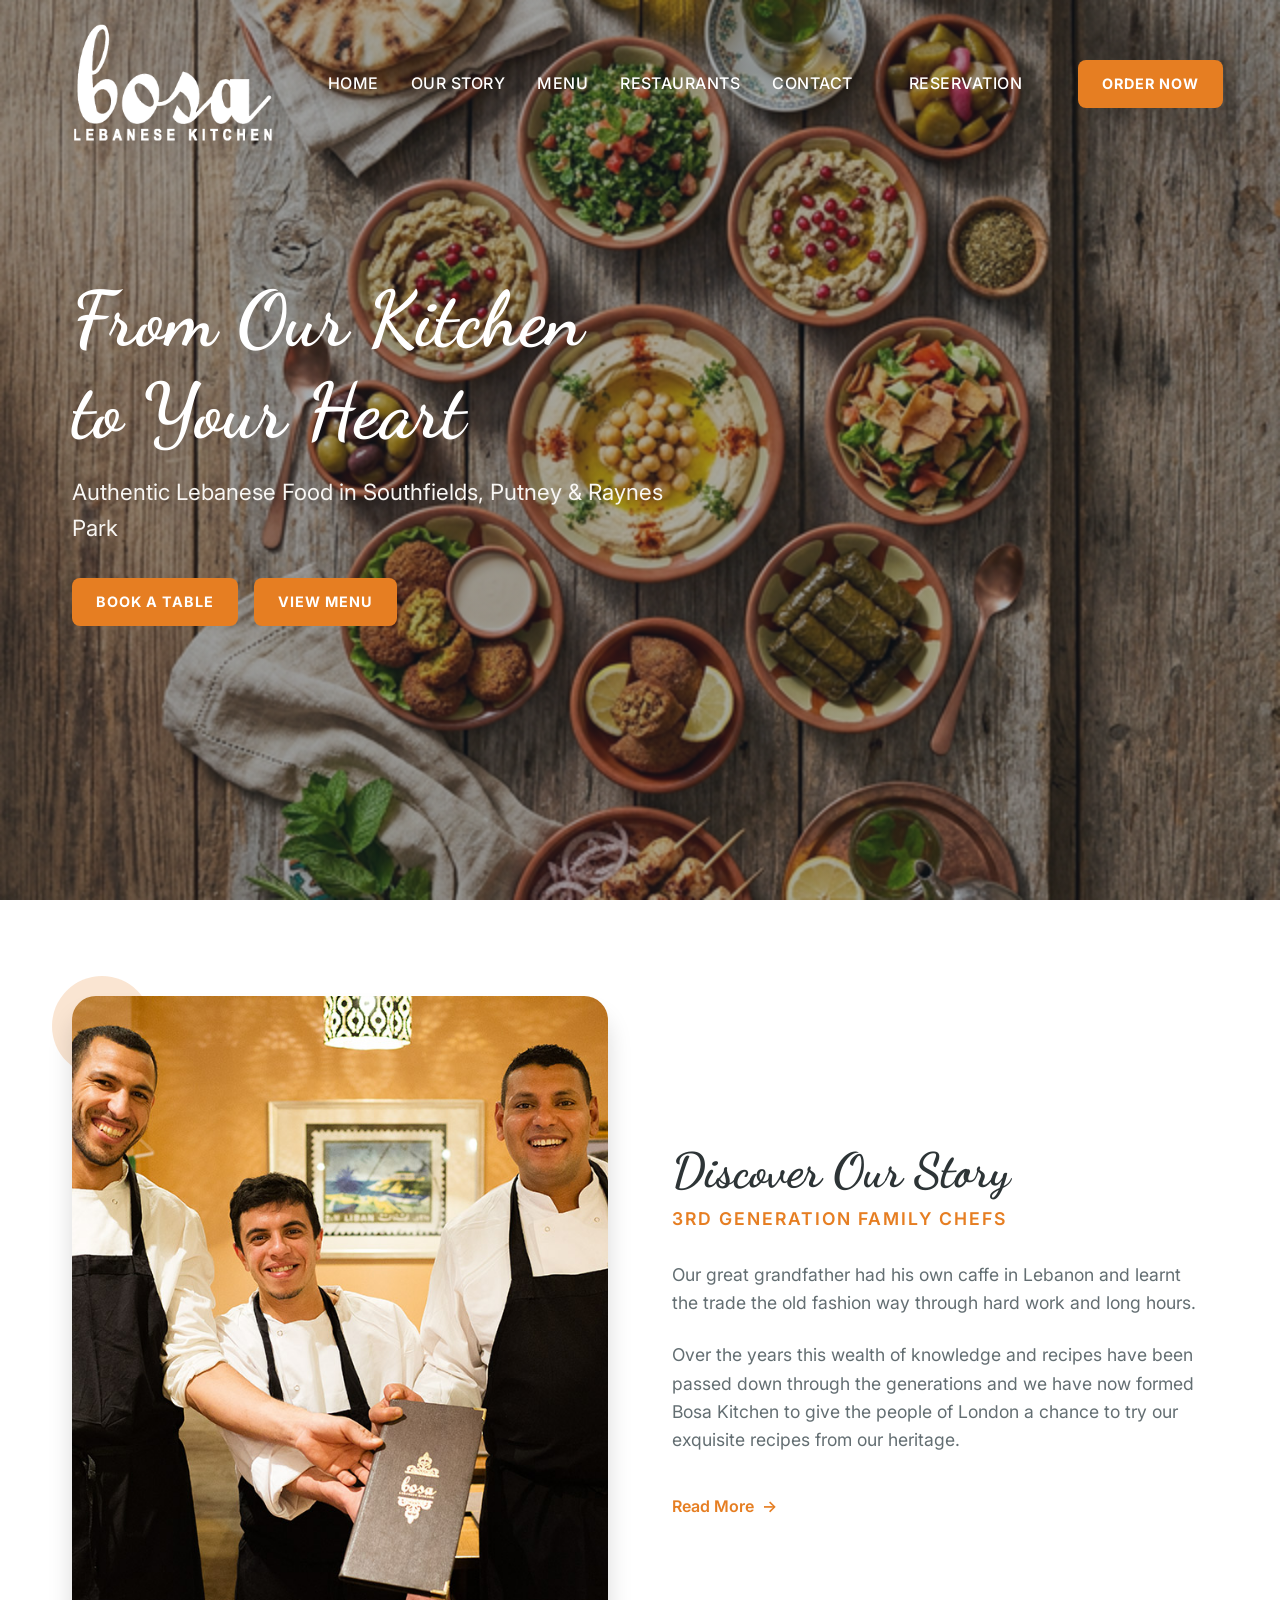
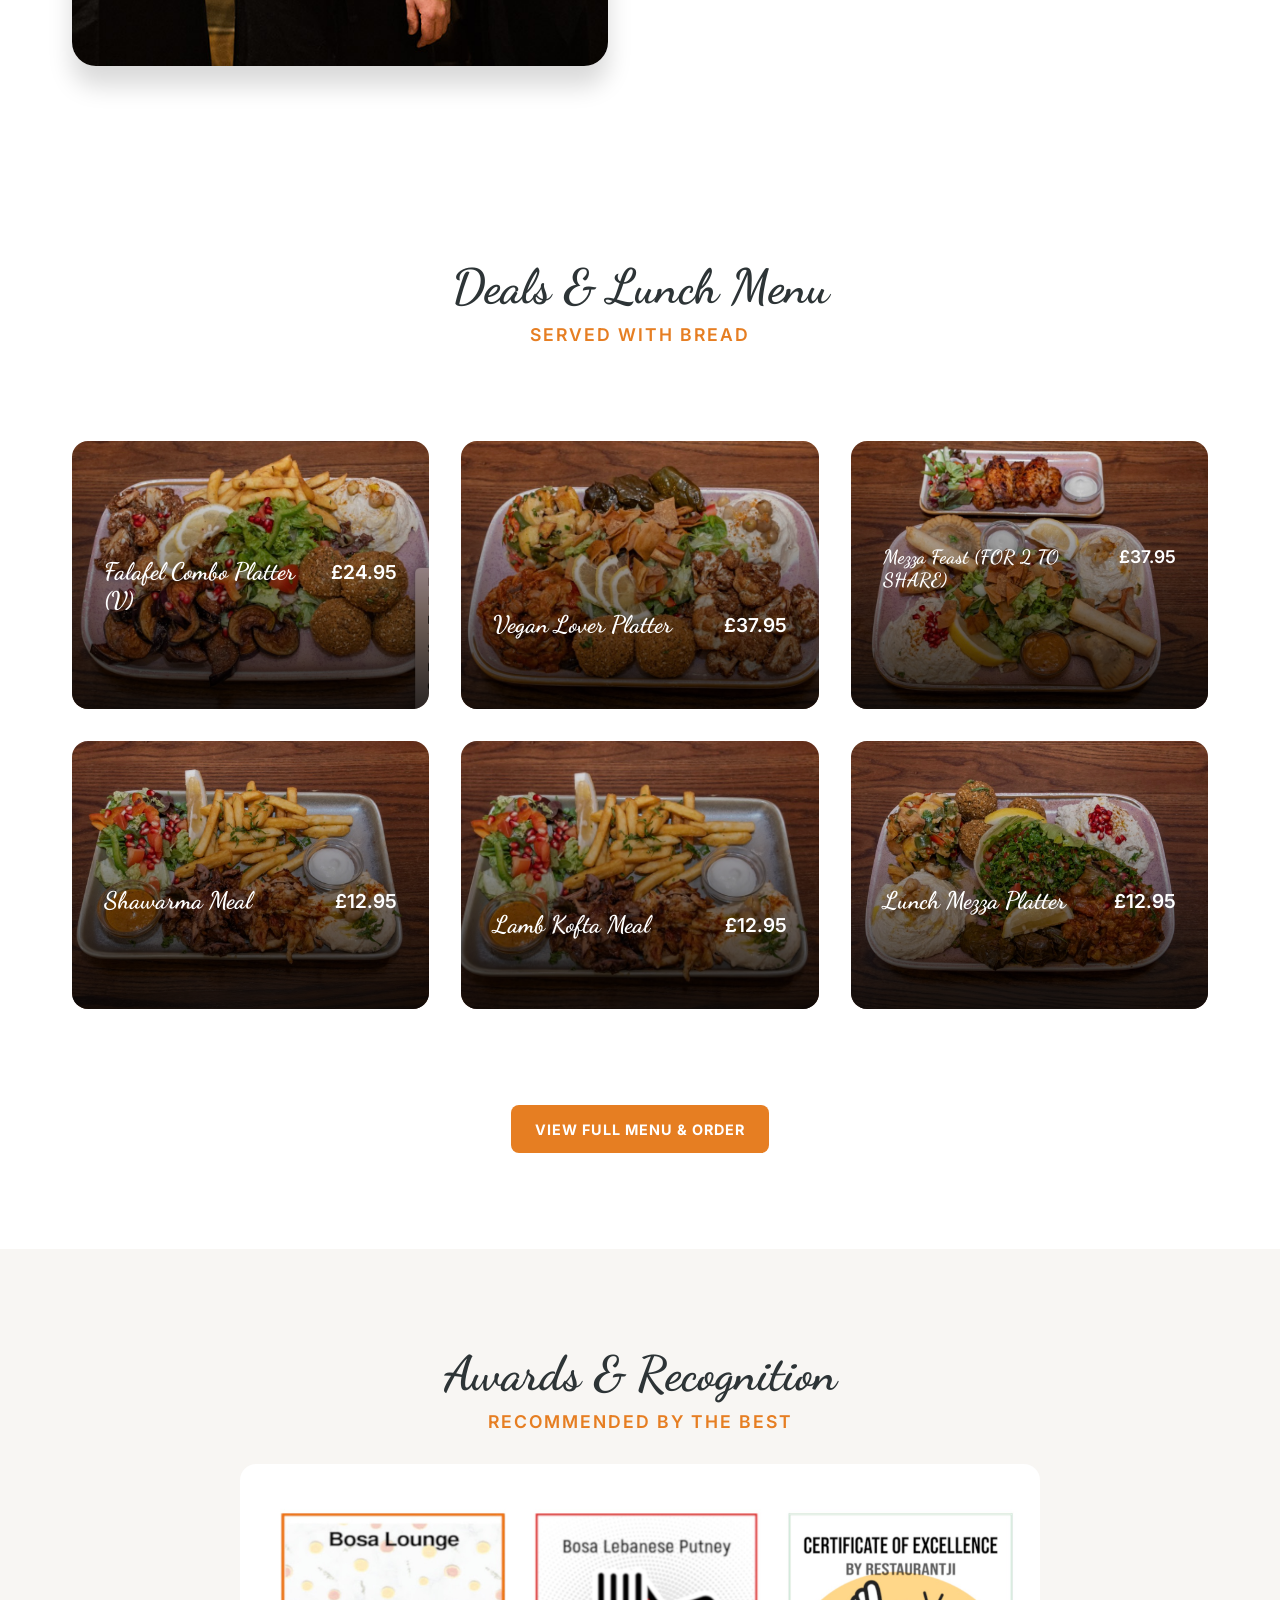
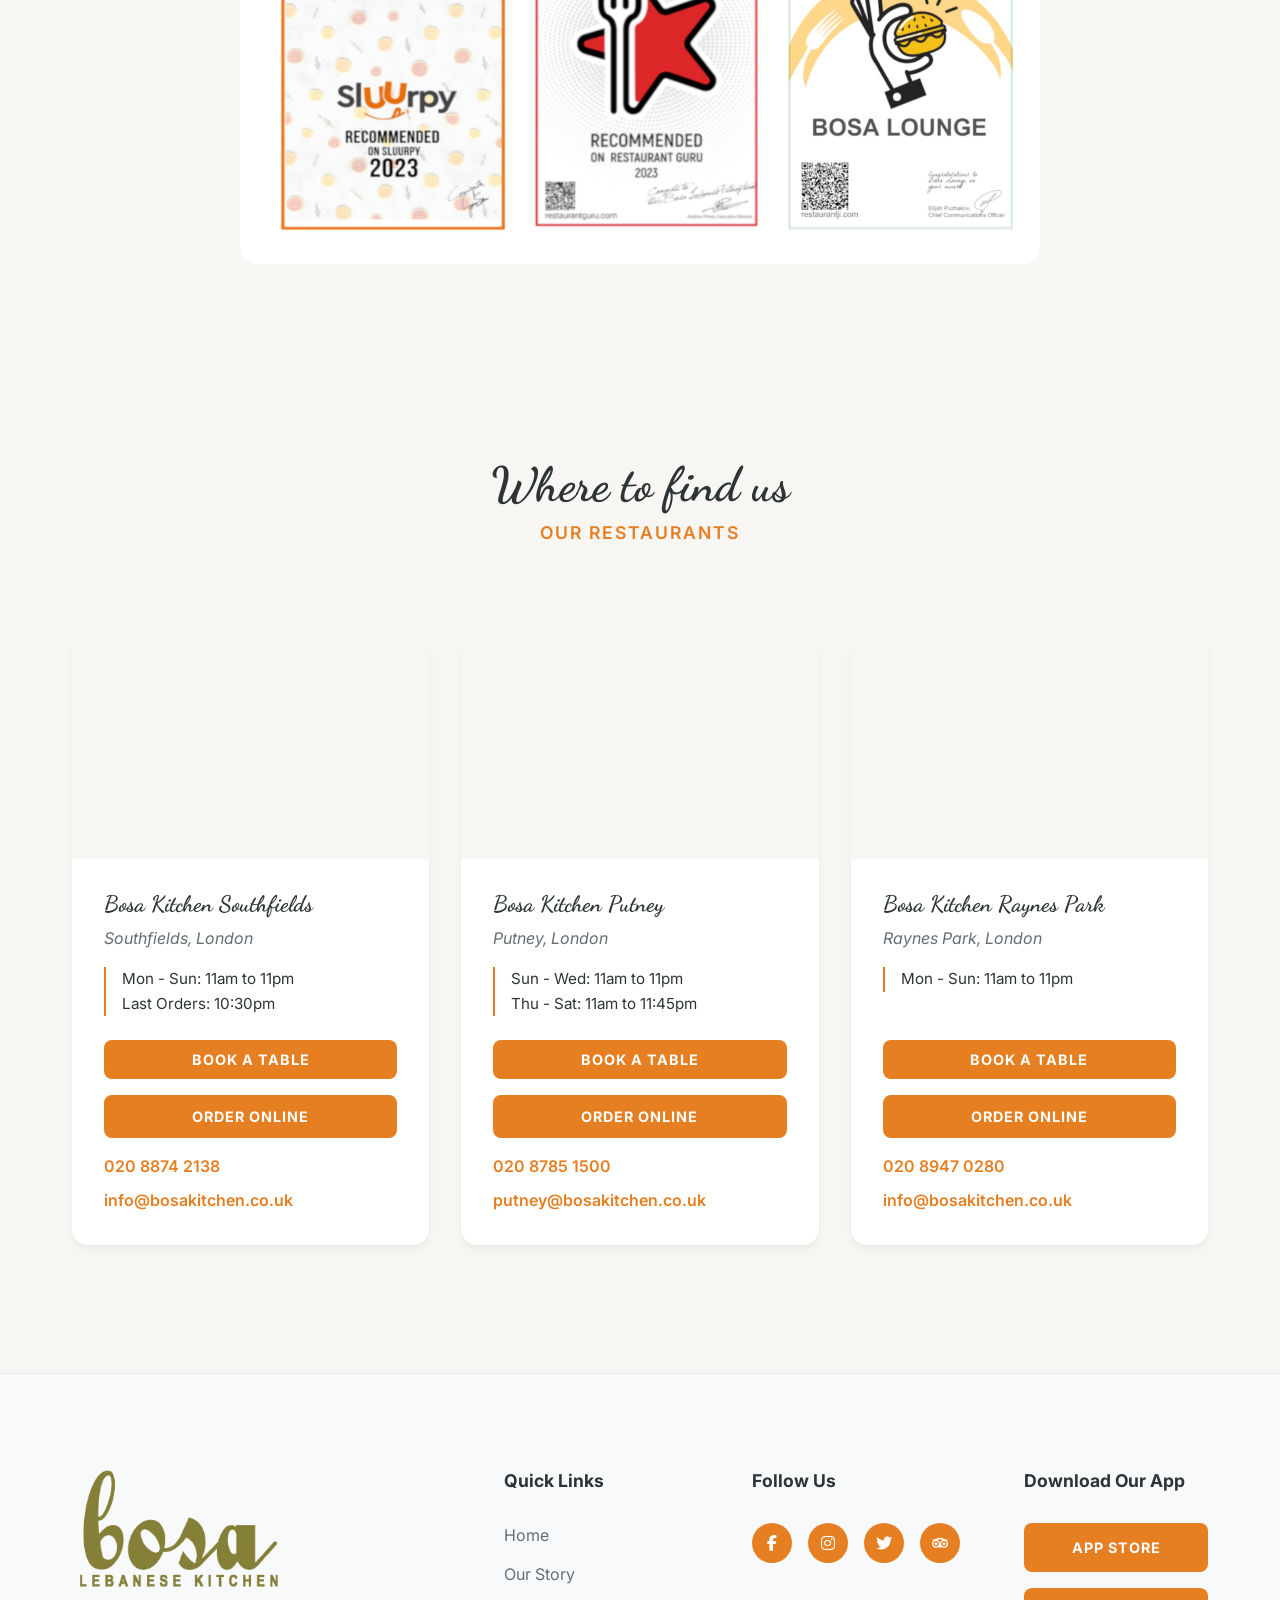
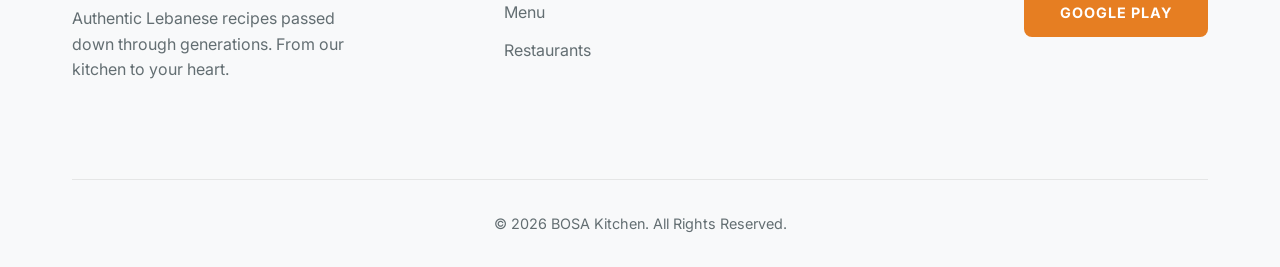
<file: index.html>
<!DOCTYPE html>
<html lang="en">
<head>
    <meta charset="UTF-8">
    <meta name="viewport" content="width=device-width, initial-scale=1.0">
    <!-- SEO Optimizations -->
    <title>Bosa Kitchen | Authentic Lebanese Food in London</title>
    <meta name="description" content="From Our Kitchen to Your Heart. Authentic Mediterranean & Lebanese Food in Southfields, Putney, and Raynes Park. Discover our ultimate dining experience.">
    <meta name="keywords" content="Lebanese food, Mediterranean food, London, Southfields, Putney, Raynes Park, Bosa Kitchen, restaurant, mezze, shawarma">
    <link rel="canonical" href="https://bosakitchen.co.uk/" />
    
    <!-- Open Graph / Social Media -->
    <meta property="og:type" content="website">
    <meta property="og:url" content="https://bosakitchen.co.uk/">
    <meta property="og:title" content="Bosa Kitchen | Authentic Lebanese Food in London">
    <meta property="og:description" content="From Our Kitchen to Your Heart. Authentic Mediterranean & Lebanese Food in London. Discover our ultimate dining experience.">
    <meta property="og:image" content="https://bosakitchen.co.uk/assets/bosa-hero-food.jpg">
    <meta property="og:site_name" content="Bosa Kitchen">
    
    <!-- Twitter -->
    <meta property="twitter:card" content="summary_large_image">
    <meta property="twitter:url" content="https://bosakitchen.co.uk/">
    <meta property="twitter:title" content="Bosa Kitchen | Authentic Lebanese Food in London">
    <meta property="twitter:description" content="From Our Kitchen to Your Heart. Authentic Mediterranean & Lebanese Food in London. Discover our ultimate dining experience.">
    <meta property="twitter:image" content="https://bosakitchen.co.uk/assets/bosa-hero-food.jpg">
    
    <!-- Google Fonts -->
    <link rel="preconnect" href="https://fonts.googleapis.com">
    <link rel="preconnect" href="https://fonts.gstatic.com" crossorigin>
    <link href="https://fonts.googleapis.com/css2?family=Inter:wght@300;400;500;600;700&family=Dancing+Script:wght@400;500;600;700&display=swap" rel="stylesheet">
    
    <!-- Favicon -->
    <link rel="icon" type="image/png" sizes="192x192" href="https://bosakitchen.co.uk/assets/favicon-192.png" />
    <link rel="apple-touch-icon" sizes="180x180" href="https://bosakitchen.co.uk/assets/apple-touch-icon.png" />

    <!-- FontAwesome Icons -->
    <link rel="stylesheet" href="https://cdnjs.cloudflare.com/ajax/libs/font-awesome/6.4.0/css/all.min.css">

    <!-- Main CSS -->
    <link rel="stylesheet" href="styles/main.css">
    <!-- Google Tag Manager -->
    <script>(function(w,d,s,l,i){w[l]=w[l]||[];w[l].push({'gtm.start':
    new Date().getTime(),event:'gtm.js'});var f=d.getElementsByTagName(s)[0],
    j=d.createElement(s),dl=l!='dataLayer'?'&l='+l:'';j.async=true;j.src=
    'https://www.googletagmanager.com/gtm.js?id='+i+dl;f.parentNode.insertBefore(j,f);
    })(window,document,'script','dataLayer','GTM-5T578QWK');</script>
    <!-- End Google Tag Manager -->
</head>
<body>
    <!-- Google Tag Manager (noscript) -->
    <noscript><iframe src="https://www.googletagmanager.com/ns.html?id=GTM-5T578QWK"
    height="0" width="0" style="display:none;visibility:hidden"></iframe></noscript>
    <!-- End Google Tag Manager (noscript) -->
    <!-- Navigation -->
    <nav class="navbar" id="navbar">
        <div class="nav-container">
            <a href="#" class="logo">
                <img src="assets/logo.png" alt="BOSA Kitchen" style="height: 120px; width: auto; max-width: 300px;">
            </a>
            
            <div class="hamburger" id="hamburger">
                <span class="bar"></span>
                <span class="bar"></span>
                <span class="bar"></span>
            </div>
            
            <ul class="nav-links" id="nav-links">
                <li><a href="#home">Home</a></li>
                <li><a href="about.html">Our Story</a></li>
                <li><a href="#menu">Menu</a></li>
                <li><a href="#locations">Restaurants</a></li>
                <li><a href="#contact">Contact</a></li>
                <li><a href="#locations" class="btn-secondary nav-btn">Reservation</a></li>
                <li><a href="https://bosakitchen.ordertiger.com/" class="btn-primary nav-btn" target="_blank">Order Now</a></li>
            </ul>
        </div>
    </nav>

    <!-- Hero Section -->
    <header class="hero" id="home">
        <div class="hero-overlay"></div>
        <div class="hero-content">
            <h1 class="fade-up">From Our Kitchen<br>to Your Heart</h1>
            <p class="fade-up delay-1">Authentic Lebanese Food in Southfields, Putney & Raynes Park</p>
            <div class="hero-buttons fade-up delay-2">
                <a href="#locations" class="btn-primary">Book a Table</a>
                <a href="#menu" class="btn-secondary">View Menu</a>
            </div>
        </div>
    </header>

    <!-- Our Story Section -->
    <section class="story section-padding" id="story">
        <div class="container layout-grid">
            <div class="story-image slide-right">
                <img src="assets/story-brothers.jpg" alt="Bosa Kitchen Heritage" id="story-img">
            </div>
            <div class="story-text slide-left">
                <h2 class="section-title">Discover Our Story</h2>
                <h3 class="section-subtitle">3rd Generation Family Chefs</h3>
                <p>Our great grandfather had his own caffe in Lebanon and learnt the trade the old fashion way through hard work and long hours.</p>
                <p>Over the years this wealth of knowledge and recipes have been passed down through the generations and we have now formed Bosa Kitchen to give the people of London a chance to try our exquisite recipes from our heritage.</p>
                <a href="about.html" class="link-arrow">Read More <span>→</span></a>
            </div>
        </div>
    </section>

    <!-- Menu Highlights Section -->
    <section class="menu-highlights section-padding" id="menu">
        <div class="container">
            <div class="menu-header text-center fade-up">
                <h2 class="section-title">Deals & Lunch Menu</h2>
                <h3 class="section-subtitle">Served with bread</h3>
            </div>
            
            <div class="menu-grid">
                <div class="menu-item fade-up">
                    <img src="assets/menu-mezze.jpg" alt="Falafel Combo Platter (V)">
                    <div class="menu-item-content">
                        <div style="display: flex; justify-content: space-between; align-items: baseline; gap: 1rem;">
                            <h4>Falafel Combo Platter (V)</h4>
                            <span style="color: #ffffff; font-weight: 600; font-size: 1.2rem;">£24.95</span>
                        </div>
                        <p>Falafel, houmous, fried aubergine, fried cauliflower and chips served with mixed salads.</p>
                    </div>
                </div>
                <div class="menu-item fade-up delay-1">
                    <img src="assets/menu-grill.jpg" alt="Vegan Lover Platter">
                    <div class="menu-item-content">
                        <div style="display: flex; justify-content: space-between; align-items: baseline; gap: 1rem;">
                            <h4>Vegan Lover Platter</h4>
                            <span style="color: #ffffff; font-weight: 600; font-size: 1.2rem;">£37.95</span>
                        </div>
                        <p>Houmous, moussaka, batata hara, moujaddara, fattoush, falafel, warak inab.</p>
                    </div>
                </div>
                <div class="menu-item fade-up delay-2">
                    <img src="assets/menu-wraps.jpg" alt="Mezza Feast (FOR 2 TO SHARE)">
                    <div class="menu-item-content">
                        <div style="display: flex; justify-content: space-between; align-items: baseline; gap: 1rem;">
                            <h4 style="font-size: 1.2rem;">Mezza Feast (FOR 2 TO SHARE)</h4>
                            <span style="color: #ffffff; font-weight: 600; font-size: 1.1rem;">£37.95</span>
                        </div>
                        <p>Selection of 7 mezza including spinach samboska, lamb samboska, cheese samboska, chicken wings, houmous, moutabel, and fattoush salads.</p>
                    </div>
                </div>

                <!-- Lunch Menu Items -->
                <div class="menu-item fade-up delay-3">
                    <img src="assets/lunch-shawarma.jpg" alt="Shawarma Meal">
                    <div class="menu-item-content">
                        <div style="display: flex; justify-content: space-between; align-items: baseline; gap: 1rem;">
                            <h4>Shawarma Meal</h4>
                            <span style="color: #ffffff; font-weight: 600; font-size: 1.2rem;">£12.95</span>
                        </div>
                        <p>A choice of lamb, chicken or mixed. Served with houmous, salad, rice or chips</p>
                    </div>
                </div>
                
                <div class="menu-item fade-up">
                    <img src="assets/lunch-kofta.jpg" alt="Lamb Kofta Meal">
                    <div class="menu-item-content">
                        <div style="display: flex; justify-content: space-between; align-items: baseline; gap: 1rem;">
                            <h4>Lamb Kofta Meal</h4>
                            <span style="color: #ffffff; font-weight: 600; font-size: 1.2rem;">£12.95</span>
                        </div>
                        <p>Lamb kofta served with houmous, salad, rice or chips</p>
                    </div>
                </div>

                <div class="menu-item fade-up delay-1">
                    <img src="assets/lunch-mezza.jpg" alt="Mezza Platter">
                    <div class="menu-item-content">
                        <div style="display: flex; justify-content: space-between; align-items: baseline; gap: 1rem;">
                            <h4>Lunch Mezza Platter</h4>
                            <span style="color: #ffffff; font-weight: 600; font-size: 1.2rem;">£12.95</span>
                        </div>
                        <p>A selection of 5 mezzas including houmous, moutabel, fattoush, falafel, batata harra.</p>
                    </div>
                </div>
            </div>
            
            <div class="menu-action text-center fade-up delay-3">
                <a href="https://bosakitchen.ordertiger.com/" target="_blank" class="btn-primary">View Full Menu & Order</a>
            </div>
        </div>
    </section>

    <!-- Awards Section -->
    <section class="awards section-padding bg-warm">
        <div class="container text-center">
            <h2 class="section-title fade-up">Awards & Recognition</h2>
            <h3 class="section-subtitle fade-up">Recommended by the best</h3>
            <div class="awards-grid fade-up">
                <img src="assets/awards.jpg" alt="Awards and Recognition">
            </div>
        </div>
    </section>

    <!-- Locations Section -->
    <section class="locations section-padding bg-warm" id="locations">
        <div class="container">
            <div class="locations-header text-center fade-up">
                <h2 class="section-title">Where to find us</h2>
                <h3 class="section-subtitle">Our Restaurants</h3>
            </div>
            
            <div class="locations-grid">
                <!-- Location 1 -->
                <div class="location-card fade-up">
                    <div class="card-image">
                        <iframe src="https://www.google.com/maps?q=Bosa+Kitchen+Southfields,+London&output=embed" width="100%" height="220" style="border:0;" allowfullscreen="" loading="lazy"></iframe>
                    </div>
                    <div class="card-content">
                        <h3>Bosa Kitchen Southfields</h3>
                        <p class="address">Southfields, London</p>
                        <p class="hours">Mon - Sun: 11am to 11pm<br>Last Orders: 10:30pm</p>
                        <div class="card-actions">
                            <a href="https://book.mysimpleerb.com/10303/bosa-kitchen-southfields/?__type=text&__target=nw" target="_blank" class="btn-primary" style="padding: 0.5rem 1rem; width: 100%; margin-bottom: 0.5rem; text-align: center;">Book a Table</a>
                            <a href="https://bosakitchen.ordertiger.com/menu/bosa-kitchen_southfields" target="_blank" class="btn-secondary" style="border: 2px solid var(--color-primary); color: #ffffff; padding: 0.5rem 1rem; width: 100%; margin-bottom: 0.5rem; text-align: center;">Order Online</a>
                            <a href="tel:02088742138" class="contact-link">020 8874 2138</a>
                            <a href="mailto:info@bosakitchen.co.uk" class="contact-link">info@bosakitchen.co.uk</a>
                        </div>
                    </div>
                </div>

                <!-- Location 2 -->
                <div class="location-card fade-up delay-1">
                    <div class="card-image">
                        <iframe src="https://www.google.com/maps?q=Bosa+Kitchen+Putney,+London&output=embed" width="100%" height="220" style="border:0;" allowfullscreen="" loading="lazy"></iframe>
                    </div>
                    <div class="card-content">
                        <h3>Bosa Kitchen Putney</h3>
                        <p class="address">Putney, London</p>
                        <p class="hours">Sun - Wed: 11am to 11pm<br>Thu - Sat: 11am to 11:45pm</p>
                        <div class="card-actions">
                            <a href="https://book.mysimpleerb.com/10304/bosa-kitchen-putney/?__type=text&__target=nw" target="_blank" class="btn-primary" style="padding: 0.5rem 1rem; width: 100%; margin-bottom: 0.5rem; text-align: center;">Book a Table</a>
                            <a href="https://bosakitchen.ordertiger.com/menu/bosa-kitchen_putney" target="_blank" class="btn-secondary" style="border: 2px solid var(--color-primary); color: #ffffff; padding: 0.5rem 1rem; width: 100%; margin-bottom: 0.5rem; text-align: center;">Order Online</a>
                            <a href="tel:02087851500" class="contact-link">020 8785 1500</a>
                            <a href="mailto:putney@bosakitchen.co.uk" class="contact-link">putney@bosakitchen.co.uk</a>
                        </div>
                    </div>
                </div>

                <!-- Location 3 -->
                <div class="location-card fade-up delay-2">
                    <div class="card-image">
                        <iframe src="https://www.google.com/maps?q=Bosa+Kitchen+Raynes+Park,+London&output=embed" width="100%" height="220" style="border:0;" allowfullscreen="" loading="lazy"></iframe>
                    </div>
                    <div class="card-content">
                        <h3>Bosa Kitchen Raynes Park</h3>
                        <p class="address">Raynes Park, London</p>
                        <p class="hours">Mon - Sun: 11am to 11pm</p>
                        <div class="card-actions">
                            <a href="https://book.mysimpleerb.com/19018/bosa-kitchen-raynes-park/?__type=text&__target=nw" target="_blank" class="btn-primary" style="padding: 0.5rem 1rem; width: 100%; margin-bottom: 0.5rem; text-align: center;">Book a Table</a>
                            <a href="https://bosakitchen.ordertiger.com/menu/bosa-kitchen_raynes-park" target="_blank" class="btn-secondary" style="border: 2px solid var(--color-primary); color: #ffffff; padding: 0.5rem 1rem; width: 100%; margin-bottom: 0.5rem; text-align: center;">Order Online</a>
                            <a href="tel:02089470280" class="contact-link">020 8947 0280</a>
                            <a href="mailto:info@bosakitchen.co.uk" class="contact-link">info@bosakitchen.co.uk</a>
                        </div>
                    </div>
                </div>
            </div>
        </div>
    </section>

    <!-- Footer -->
    <footer class="footer" id="contact">
        <div class="container">
            <div class="footer-grid">
                <div class="footer-brand">
                    <img src="assets/logo.png" alt="BOSA Kitchen" style="height: 120px; width: auto; margin-bottom: 1rem; filter: sepia(1) saturate(1.8) hue-rotate(18deg) brightness(1.15) contrast(1.2);">
                    <p>Authentic Lebanese recipes passed down through generations. From our kitchen to your heart.</p>
                </div>
                
                <div class="footer-links">
                    <h4>Quick Links</h4>
                    <ul>
                        <li><a href="#home">Home</a></li>
                        <li><a href="#story">Our Story</a></li>
                        <li><a href="#menu">Menu</a></li>
                        <li><a href="#locations">Restaurants</a></li>
                    </ul>
                </div>

                <div class="footer-social">
                    <h4>Follow Us</h4>
                    <div class="social-icons">
                        <a href="https://www.facebook.com/bosakitchen" target="_blank" aria-label="Facebook"><i class="fab fa-facebook-f"></i></a>
                        <a href="https://www.instagram.com/bosakitchen/" target="_blank" aria-label="Instagram"><i class="fab fa-instagram"></i></a>
                        <a href="https://twitter.com/bosakitchen" target="_blank" aria-label="Twitter"><i class="fab fa-twitter"></i></a>
                        <a href="https://www.tripadvisor.co.uk/Restaurant_Review-g186338-d9586365-Reviews-Bosa_Kitchen-London_England.html" target="_blank" aria-label="TripAdvisor" style="display: flex; align-items: center; justify-content: center;">
                            <svg role="img" viewBox="0 0 24 24" xmlns="http://www.w3.org/2000/svg" fill="currentColor" width="1em" height="1em"><title>Tripadvisor</title><path d="M12.006 4.295c-2.67 0-5.338.784-7.645 2.353H0l1.963 2.135a5.997 5.997 0 0 0 4.04 10.43 5.976 5.976 0 0 0 4.075-1.6L12 19.705l1.922-2.09a5.972 5.972 0 0 0 4.072 1.598 6 6 0 0 0 6-5.998 5.982 5.982 0 0 0-1.957-4.432L24 6.648h-4.35a13.573 13.573 0 0 0-7.644-2.353zM12 6.255c1.531 0 3.063.303 4.504.903C13.943 8.138 12 10.43 12 13.1c0-2.671-1.942-4.962-4.504-5.942A11.72 11.72 0 0 1 12 6.256zM6.002 9.157a4.059 4.059 0 1 1 0 8.118 4.059 4.059 0 0 1 0-8.118zm11.992.002a4.057 4.057 0 1 1 .003 8.115 4.057 4.057 0 0 1-.003-8.115zm-11.992 1.93a2.128 2.128 0 0 0 0 4.256 2.128 2.128 0 0 0 0-4.256zm11.992 0a2.128 2.128 0 0 0 0 4.256 2.128 2.128 0 0 0 0-4.256z"/></svg>
                        </a>
                    </div>
                </div>

                <div class="footer-apps">
                    <h4>Download Our App</h4>
                    <div class="app-links">
                        <a href="https://apps.apple.com/us/app/bosa-kitchen/id1383877331" target="_blank" class="btn-secondary">App Store</a>
                        <a href="https://play.google.com/store/apps/details?id=com.bosakitchen.bosakitchenapp&gl=GB" target="_blank" class="btn-secondary">Google Play</a>
                    </div>
                </div>
            </div>
            
            <div class="footer-bottom">
                <p>&copy; 2026 BOSA Kitchen. All Rights Reserved.</p>
            </div>
        </div>
    </footer>

    <!-- Scripts -->
    <script src="scripts/app.js"></script>
</body>
</html>
</file>
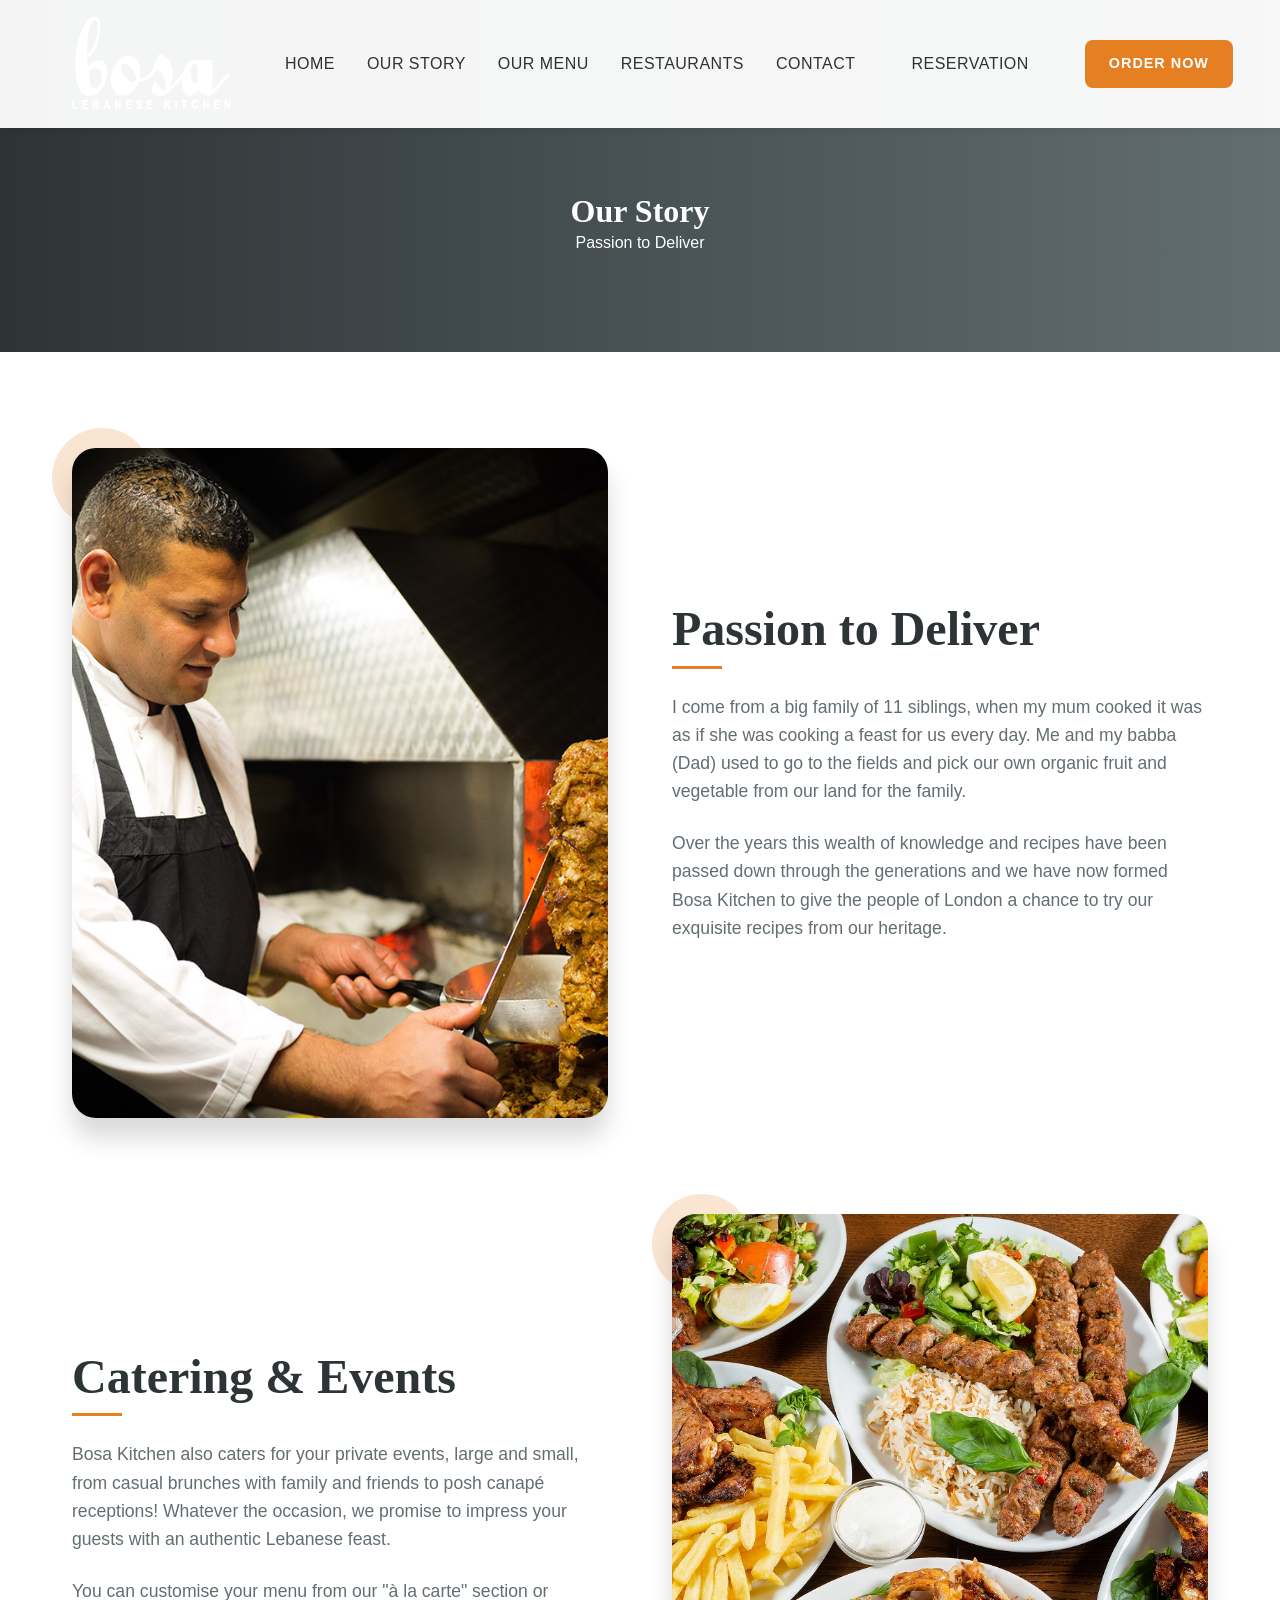
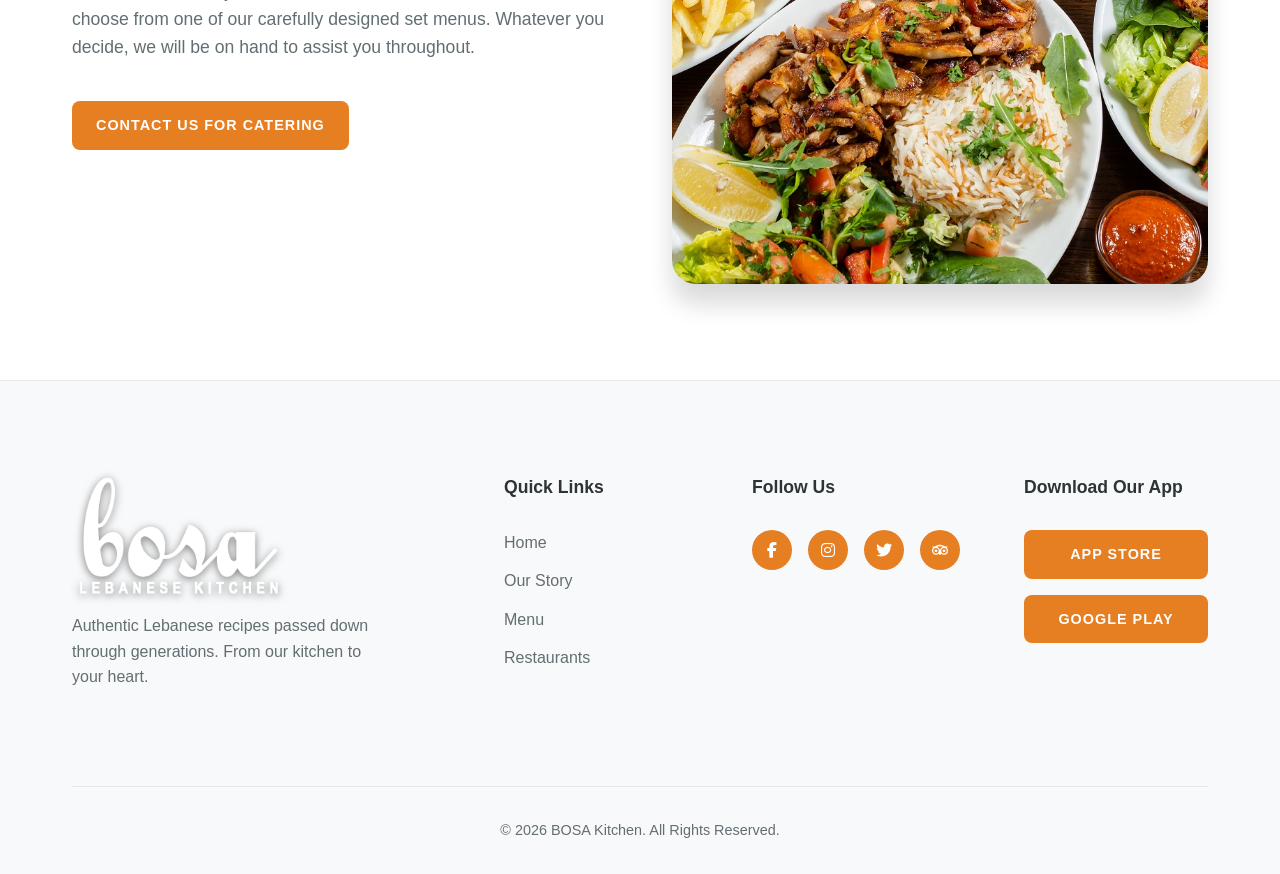
<file: about.html>
<!DOCTYPE html>
<html lang="en">
<head>
    <meta charset="UTF-8">
    <meta name="viewport" content="width=device-width, initial-scale=1.0">
    <title>About Us | Bosa Kitchen</title>
    <!-- SEO Optimizations -->
    <meta name="description" content="Discover the story behind Bosa Kitchen, offering authentic Lebanese recipes passed down through generations.">
    <meta name="keywords" content="Lebanese food, Mediterranean food, London, Southfields, Putney, Raynes Park, Bosa Kitchen, restaurant, about us, story">
    <link rel="canonical" href="https://bosakitchen.co.uk/about-us/" />

    <!-- Open Graph / Social Media -->
    <meta property="og:type" content="website">
    <meta property="og:url" content="https://bosakitchen.co.uk/about-us/">
    <meta property="og:title" content="About Us | Bosa Kitchen">
    <meta property="og:description" content="Discover the story behind Bosa Kitchen, offering authentic Lebanese recipes passed down through generations.">
    <meta property="og:image" content="https://bosakitchen.co.uk/assets/about-1.jpg">
    <meta property="og:site_name" content="Bosa Kitchen">
    
    <!-- Twitter -->
    <meta property="twitter:card" content="summary_large_image">
    <meta property="twitter:url" content="https://bosakitchen.co.uk/about-us/">
    <meta property="twitter:title" content="About Us | Bosa Kitchen">
    <meta property="twitter:description" content="Discover the story behind Bosa Kitchen, offering authentic Lebanese recipes passed down through generations.">
    <meta property="twitter:image" content="https://bosakitchen.co.uk/assets/about-1.jpg">
    
    <!-- Google Fonts -->
    <link rel="preconnect" href="https://fonts.googleapis.com">
    <link rel="preconnect" href="https://fonts.gstatic.com" crossorigin>
    <link href="https://fonts.googleapis.com/css2?family=Outfit:wght@300;400;500;600;700&family=Playfair+Display:ital,wght@0,400;0,600;0,700;1,400&display=swap" rel="stylesheet">
    
    <!-- Favicon -->
    <link rel="icon" type="image/png" sizes="192x192" href="https://bosakitchen.co.uk/assets/favicon-192.png" />
    <link rel="apple-touch-icon" sizes="180x180" href="https://bosakitchen.co.uk/assets/apple-touch-icon.png" />

    <!-- FontAwesome Icons -->
    <link rel="stylesheet" href="https://cdnjs.cloudflare.com/ajax/libs/font-awesome/6.4.0/css/all.min.css">

    <!-- Main CSS -->
    <link rel="stylesheet" href="styles/main.css">
    <style>
        .about-hero {
            position: relative;
            padding: 12rem 0 6rem;
            background: linear-gradient(to right, var(--color-secondary), var(--color-secondary-light));
            color: var(--color-text-light);
            text-align: center;
        }
        .about-hero h1 {
            color: var(--color-text-light);
        }
        .about-content {
            padding: var(--space-xl) 0;
        }
        /* Make sure navbar links look proper when solid */
        .navbar.solid-bg {
            background: rgba(255, 255, 255, 0.95) !important;
            box-shadow: var(--shadow-sm) !important;
            padding: 1rem 0;
        }
        .navbar.solid-bg .logo {
            color: var(--color-secondary) !important;
            background: transparent !important;
            box-shadow: none !important;
            padding: 0 !important;
        }
        .navbar.solid-bg .nav-links li a:not(.btn-primary) {
            color: var(--color-secondary) !important;
        }
        .navbar.solid-bg .btn-secondary {
            border-color: var(--color-secondary) !important;
            color: var(--color-secondary) !important;
        }
        .navbar.solid-bg .btn-secondary:hover {
            background-color: var(--color-secondary) !important;
            color: var(--color-text-light) !important;
        }
        .navbar.solid-bg .hamburger .bar {
            background-color: var(--color-secondary) !important;
        }
    </style>
    <!-- Google Tag Manager -->
    <script>(function(w,d,s,l,i){w[l]=w[l]||[];w[l].push({'gtm.start':
    new Date().getTime(),event:'gtm.js'});var f=d.getElementsByTagName(s)[0],
    j=d.createElement(s),dl=l!='dataLayer'?'&l='+l:'';j.async=true;j.src=
    'https://www.googletagmanager.com/gtm.js?id='+i+dl;f.parentNode.insertBefore(j,f);
    })(window,document,'script','dataLayer','GTM-5T578QWK');</script>
    <!-- End Google Tag Manager -->
</head>
<body>
    <!-- Google Tag Manager (noscript) -->
    <noscript><iframe src="https://www.googletagmanager.com/ns.html?id=GTM-5T578QWK"
    height="0" width="0" style="display:none;visibility:hidden"></iframe></noscript>
    <!-- End Google Tag Manager (noscript) -->
    <!-- Navigation -->
    <nav class="navbar solid-bg" id="navbar">
        <div class="nav-container">
            <a href="index.html" class="logo">
                <img src="assets/logo.png" alt="BOSA Kitchen" style="height: 96px; width: auto; max-width: 300px;">
            </a>
            
            <div class="hamburger" id="hamburger">
                <span class="bar"></span>
                <span class="bar"></span>
                <span class="bar"></span>
            </div>
            
            <ul class="nav-links" id="nav-links">
                <li><a href="index.html">Home</a></li>
                <li><a href="about.html">Our Story</a></li>
                <li><a href="index.html#menu">Our Menu</a></li>
                <li><a href="index.html#locations">Restaurants</a></li>
                <li><a href="#contact">Contact</a></li>
                <li><a href="index.html#locations" class="btn-secondary nav-btn">Reservation</a></li>
                <li><a href="https://bosakitchen.ordertiger.com/" class="btn-primary nav-btn" target="_blank">Order Now</a></li>
            </ul>
        </div>
    </nav>

    <!-- Header -->
    <header class="about-hero">
        <div class="container">
            <h1 class="fade-up">Our Story</h1>
            <p class="fade-up delay-1">Passion to Deliver</p>
        </div>
    </header>

    <!-- Main About Content -->
    <section class="about-content">
        <div class="container layout-grid">
            <div class="story-image slide-right">
                <img src="assets/about-1.jpg" alt="Passion to Deliver - Heritage">
            </div>
            <div class="story-text slide-left">
                <h2 class="section-title">Passion to Deliver</h2>
                <div style="width: 50px; height: 3px; background-color: var(--color-primary); margin-bottom: 1.5rem;"></div>
                <p>I come from a big family of 11 siblings, when my mum cooked it was as if she was cooking a feast for us every day. Me and my babba (Dad) used to go to the fields and pick our own organic fruit and vegetable from our land for the family.</p>
                <p>Over the years this wealth of knowledge and recipes have been passed down through the generations and we have now formed Bosa Kitchen to give the people of London a chance to try our exquisite recipes from our heritage.</p>
            </div>
        </div>

        <div class="container layout-grid" style="margin-top: var(--space-xl);">
            <div class="story-text slide-right">
                <h2 class="section-title">Catering & Events</h2>
                <div style="width: 50px; height: 3px; background-color: var(--color-primary); margin-bottom: 1.5rem;"></div>
                <p>Bosa Kitchen also caters for your private events, large and small, from casual brunches with family and friends to posh canapé receptions! Whatever the occasion, we promise to impress your guests with an authentic Lebanese feast.</p>
                <p>You can customise your menu from our "à la carte" section or choose from one of our carefully designed set menus. Whatever you decide, we will be on hand to assist you throughout.</p>
                <a href="#contact" class="btn-primary" style="margin-top: 1rem;">Contact Us for Catering</a>
            </div>
            <div class="story-image slide-left">
                <img src="assets/about-2.jpg" alt="Bosa Main Courses Set">
            </div>
        </div>
    </section>

    <!-- Footer -->
    <footer class="footer" id="contact">
        <div class="container">
            <div class="footer-grid">
                <div class="footer-brand">
                    <img src="assets/logo.png" alt="BOSA Kitchen" style="height: 120px; width: auto; margin-bottom: 1rem; filter: brightness(0) invert(1) drop-shadow(0 2px 4px rgba(0,0,0,0.5));">
                    <p>Authentic Lebanese recipes passed down through generations. From our kitchen to your heart.</p>
                </div>
                
                <div class="footer-links">
                    <h4>Quick Links</h4>
                    <ul>
                        <li><a href="index.html">Home</a></li>
                        <li><a href="about.html">Our Story</a></li>
                        <li><a href="index.html#menu">Menu</a></li>
                        <li><a href="index.html#locations">Restaurants</a></li>
                    </ul>
                </div>

                <div class="footer-social">
                    <h4>Follow Us</h4>
                    <div class="social-icons">
                        <a href="https://www.facebook.com/bosakitchen" target="_blank" aria-label="Facebook"><i class="fab fa-facebook-f"></i></a>
                        <a href="https://www.instagram.com/bosakitchen/" target="_blank" aria-label="Instagram"><i class="fab fa-instagram"></i></a>
                        <a href="https://twitter.com/bosakitchen" target="_blank" aria-label="Twitter"><i class="fab fa-twitter"></i></a>
                        <a href="https://www.tripadvisor.co.uk/Restaurant_Review-g186338-d9586365-Reviews-Bosa_Kitchen-London_England.html" target="_blank" aria-label="TripAdvisor" style="display: flex; align-items: center; justify-content: center;">
                            <svg role="img" viewBox="0 0 24 24" xmlns="http://www.w3.org/2000/svg" fill="currentColor" width="1em" height="1em"><title>Tripadvisor</title><path d="M12.006 4.295c-2.67 0-5.338.784-7.645 2.353H0l1.963 2.135a5.997 5.997 0 0 0 4.04 10.43 5.976 5.976 0 0 0 4.075-1.6L12 19.705l1.922-2.09a5.972 5.972 0 0 0 4.072 1.598 6 6 0 0 0 6-5.998 5.982 5.982 0 0 0-1.957-4.432L24 6.648h-4.35a13.573 13.573 0 0 0-7.644-2.353zM12 6.255c1.531 0 3.063.303 4.504.903C13.943 8.138 12 10.43 12 13.1c0-2.671-1.942-4.962-4.504-5.942A11.72 11.72 0 0 1 12 6.256zM6.002 9.157a4.059 4.059 0 1 1 0 8.118 4.059 4.059 0 0 1 0-8.118zm11.992.002a4.057 4.057 0 1 1 .003 8.115 4.057 4.057 0 0 1-.003-8.115zm-11.992 1.93a2.128 2.128 0 0 0 0 4.256 2.128 2.128 0 0 0 0-4.256zm11.992 0a2.128 2.128 0 0 0 0 4.256 2.128 2.128 0 0 0 0-4.256z"/></svg>
                        </a>
                    </div>
                </div>

                <div class="footer-apps">
                    <h4>Download Our App</h4>
                    <div class="app-links">
                        <a href="https://apps.apple.com/us/app/bosa-kitchen/id1383877331" target="_blank" class="btn-secondary">App Store</a>
                        <a href="https://play.google.com/store/apps/details?id=com.bosakitchen.bosakitchenapp&gl=GB" target="_blank" class="btn-secondary">Google Play</a>
                    </div>
                </div>
            </div>
            
            <div class="footer-bottom">
                <p>&copy; 2026 BOSA Kitchen. All Rights Reserved.</p>
            </div>
        </div>
    </footer>

    <!-- Scripts -->
    <script src="scripts/app.js"></script>
</body>
</html>
</file>
<file: styles/main.css>
:root {
    /* Color Palette - Modern Mediterranean */
    --color-primary: #E67E22; /* Brand Orange */
    --color-primary-light: #F39C12;
    --color-primary-dark: #D35400;

    --color-secondary: #2D3436; /* Charcoal Gray */
    --color-secondary-light: #636e72;

    --color-sand: #FDF8F2;       /* Creamy Sand — scrolled header & accents */
    --color-footer-bg: #F8F9FA;  /* Light Gray — footer */
    --color-nav-brown: #4A3728;  /* Kept for mobile menu panel */

    --color-accent: #E67E22;

    --color-bg-light: #FFFFFF;
    --color-bg-warm: #F8F6F3;
    --color-surface: #FFFFFF;

    --color-text-main: #2D3436;
    --color-text-muted: #636e72;
    --color-text-light: #FFFFFF;
    
    /* Typography */
    --font-primary: 'Inter', sans-serif;
    --font-heading: 'Dancing Script', cursive;
    
    /* Spacing System */
    --space-xs: 0.5rem;
    --space-sm: 1rem;
    --space-md: 2rem;
    --space-lg: 4rem;
    --space-xl: 6rem;
    
    /* Layout */
    --container-max: 1200px;
    
    /* Shadows & Effects */
    --shadow-sm: 0 4px 6px rgba(0,0,0,0.05);
    --shadow-md: 0 10px 15px rgba(0,0,0,0.1);
    --shadow-lg: 0 20px 25px rgba(0,0,0,0.15);
    --radius-sm: 8px;
    --radius-md: 16px;
    --radius-lg: 24px;
    
    /* Transitions */
    --transition-fast: 0.2s ease;
    --transition-normal: 0.3s cubic-bezier(0.4, 0, 0.2, 1);
    --transition-slow: 0.5s cubic-bezier(0.4, 0, 0.2, 1);
}

/* ================= Reset & Globals ================= */
* {
    margin: 0;
    padding: 0;
    box-sizing: border-box;
}

html {
    scroll-behavior: smooth;
    font-size: 16px;
}

body {
    font-family: var(--font-primary);
    color: var(--color-text-main);
    background-color: var(--color-bg-light);
    line-height: 1.6;
    overflow-x: hidden;
}

h1, h2, h3, h4, h5, h6 {
    font-family: var(--font-heading);
    font-weight: 700;
    line-height: 1.2;
    color: var(--color-secondary);
}

a {
    text-decoration: none;
    color: inherit;
    transition: var(--transition-fast);
}

ul {
    list-style: none;
}

img {
    max-width: 100%;
    height: auto;
    display: block;
}

/* ================= Layout Utilities ================= */
.container {
    max-width: var(--container-max);
    margin: 0 auto;
    padding: 0 var(--space-md);
}

.section-padding {
    padding: var(--space-xl) 0;
}

.layout-grid {
    display: grid;
    grid-template-columns: repeat(2, 1fr);
    gap: var(--space-lg);
    align-items: center;
}

@media (max-width: 768px) {
    .layout-grid {
        grid-template-columns: 1fr;
    }
}

/* ================= Typography Utilities ================= */
.section-title {
    font-size: clamp(2rem, 4vw, 3rem);
    margin-bottom: var(--space-xs);
    position: relative;
    display: inline-block;
}

.section-subtitle {
    font-family: var(--font-primary);
    font-size: 1.1rem;
    color: var(--color-primary);
    text-transform: uppercase;
    letter-spacing: 2px;
    font-weight: 600;
    margin-bottom: var(--space-md);
}

/* ================= Buttons ================= */
.btn-primary, .btn-secondary {
    display: inline-flex;
    align-items: center;
    justify-content: center;
    padding: 0.8rem 2rem;
    font-weight: 600;
    border-radius: 50px;
    cursor: pointer;
    font-size: 1rem;
    transition: var(--transition-normal);
}

.btn-primary {
    background-color: var(--color-primary);
    color: var(--color-text-light);
    border: none;
    box-shadow: none;
    text-transform: uppercase;
    font-weight: 700;
    letter-spacing: 1px;
}

.btn-primary:hover {
    background-color: var(--color-primary-dark);
    transform: none;
    box-shadow: none;
}

.btn-secondary {
    background-color: var(--color-bg-light);
    color: var(--color-nav-brown);
    border: 2px solid var(--color-bg-light);
}

.btn-secondary:hover {
    background-color: var(--color-bg-warm);
    color: var(--color-nav-brown);
    transform: translateY(-2px);
}

.link-arrow {
    display: inline-flex;
    align-items: center;
    color: var(--color-primary);
    font-weight: 600;
    gap: 0.5rem;
    margin-top: var(--space-sm);
}

.link-arrow span {
    transition: var(--transition-fast);
}

.link-arrow:hover span {
    transform: translateX(5px);
}

/* ================= Navigation ================= */
.navbar {
    position: fixed;
    top: 0;
    left: 0;
    width: 100%;
    z-index: 1000;
    padding: 1.5rem 0;
    transition: background 0.3s ease-in-out, padding 0.3s ease-in-out, box-shadow 0.3s ease-in-out;
    background: transparent;
    color: var(--color-text-light);
}

.navbar.scrolled {
    background: var(--color-sand);
    padding: 1rem 0;
    box-shadow: 0 2px 20px rgba(0,0,0,0.08);
}

/* Hamburger bars: white at top, charcoal when scrolled */
.navbar.scrolled .hamburger .bar {
    background-color: var(--color-secondary);
}

/* All navbar links — JS controls color, CSS controls transition */
.navbar a {
    transition: color 0.3s ease-in-out, border-color 0.3s ease-in-out !important;
}

/* "Order Now" — solid orange, always */
.navbar .btn-primary {
    background-color: var(--color-primary);
    color: var(--color-text-light);
    border: none;
    white-space: nowrap;
    transition: background-color 0.3s ease-in-out !important;
}

.navbar .btn-primary:hover {
    background-color: var(--color-primary-dark);
}

/* "Reservation" — JS controls color/border per scroll state */
.navbar .btn-secondary {
    background-color: transparent;
    text-transform: uppercase;
    font-weight: 700;
    letter-spacing: 1px;
    white-space: nowrap;
    /* color & border set by JS inline styles */
}

/* Hamburger: white at top, charcoal when scrolled */
.navbar .hamburger .bar {
    transition: background-color 0.3s ease-in-out;
}

.navbar.scrolled .hamburger .bar {
    background-color: var(--color-secondary);
}

.nav-container {
    max-width: var(--container-max);
    margin: 0 auto;
    padding: 0 5% 0 2%;
    display: flex;
    justify-content: space-between;
    align-items: center;
}

.logo {
    display: inline-flex;
    align-items: center;
    text-decoration: none;
    margin-right: 3rem;
}

/* Logo image filter changes with scroll state */
.navbar .logo img {
    filter: brightness(0) invert(1);
    transition: filter 0.3s ease-in-out;
}

.navbar.scrolled .logo img {
    filter: sepia(1) saturate(1.8) hue-rotate(18deg) brightness(1.15) contrast(1.2);
}

.logo:hover {
    transform: translateY(-2px);
}

.nav-links {
    display: flex;
    align-items: center;
    gap: 2rem;
    flex-wrap: nowrap;
}

.nav-links li a:not(.btn-primary) {
    color: var(--color-text-light);
    font-weight: 500;
    font-size: 1rem;
    text-transform: uppercase;
    letter-spacing: 0.03em;
    white-space: nowrap;
    transition: none;
}

.nav-links li a:not(.btn-primary):hover {
    color: rgba(255, 255, 255, 0.8);
}

.nav-btn {
    padding: 0.6rem 1.5rem;
}

/* Mobile Nav */
.hamburger {
    display: none;
    cursor: pointer;
    z-index: 1001;
}

.hamburger .bar {
    display: block;
    width: 25px;
    height: 3px;
    margin: 5px auto;
    background-color: var(--color-text-light);
    transition: var(--transition-normal);
}

@media (max-width: 992px) {
    .hamburger {
        display: block;
    }

    /* Reduce logo size on mobile */
    .navbar .logo img {
        height: 64px !important;
    }

    /* Remove logo right margin on mobile so hamburger doesn't get pushed */
    .logo {
        margin-right: 0;
    }

    .nav-links {
        position: fixed;
        top: 0;
        right: -100%;
        width: 75%;
        height: 100vh;
        background-color: var(--color-nav-brown);
        flex-direction: column;
        justify-content: center;
        align-items: center;
        gap: 0;
        transition: right var(--transition-normal);
        box-shadow: var(--shadow-lg);
        z-index: 999;
        overflow-y: auto;
        padding: 2rem 0;
    }

    .nav-links.active {
        right: 0;
    }

    .nav-links li {
        margin: 1rem 0;
        width: 80%;
        text-align: center;
    }

    /* Regular links — white on brown */
    .nav-links li a:not(.btn-primary):not(.btn-secondary) {
        color: #ffffff !important;
        font-size: 1.1rem;
        display: block;
        padding: 0.5rem 0;
    }

    /* Reservation button in mobile menu */
    .nav-links .btn-secondary {
        display: block;
        width: 100%;
        text-align: center;
        background-color: transparent !important;
        color: var(--color-primary) !important;
        border: 2px solid var(--color-primary) !important;
        padding: 0.75rem 1rem;
    }

    /* Order Now button in mobile menu */
    .nav-links .btn-primary {
        display: block;
        width: 100%;
        text-align: center;
        background-color: var(--color-primary) !important;
        color: #ffffff !important;
        padding: 0.75rem 1rem;
    }

    .hamburger.active .bar:nth-child(2) {
        opacity: 0;
    }
    .hamburger.active .bar:nth-child(1) {
        transform: translateY(8px) rotate(45deg);
        background-color: var(--color-text-light);
    }
    .hamburger.active .bar:nth-child(3) {
        transform: translateY(-8px) rotate(-45deg);
        background-color: var(--color-text-light);
    }

    /* Reduce section padding on mobile */
    .section-padding {
        padding: 3rem 0;
    }

    /* Tighter container padding on mobile */
    .container,
    .nav-container,
    .hero-content {
        padding-left: 1.25rem;
        padding-right: 1.25rem;
    }
}

/* ================= Hero Section ================= */
.hero {
    position: relative;
    height: 100vh;
    min-height: 600px;
    display: flex;
    align-items: center;
    background: url('../assets/hero-bg.jpg') center/cover no-repeat;
    animation: heroZoom 20s ease-in-out infinite alternate;
}

@keyframes heroZoom {
    from { background-size: 100%; }
    to   { background-size: 115%; }
}

.hero-overlay {
    position: absolute;
    top: 0;
    left: 0;
    width: 100%;
    height: 100%;
    background: linear-gradient(to right, rgba(28, 40, 51, 0.4), rgba(28, 40, 51, 0.35));
}

.hero-content {
    position: relative;
    z-index: 1;
    max-width: var(--container-max);
    margin: 0 auto;
    padding: 0 var(--space-md);
    width: 100%;
}

.hero-content h1 {
    font-size: clamp(3rem, 6vw, 5rem);
    color: var(--color-text-light);
    margin-bottom: var(--space-sm);
}

.hero-content p {
    font-size: clamp(1.1rem, 2vw, 1.4rem);
    color: var(--color-bg-warm);
    max-width: 600px;
    margin-bottom: var(--space-md);
}

.hero-buttons {
    display: flex;
    gap: 1rem;
    flex-wrap: wrap;
}


/* ================= Story Section ================= */
.story-image {
    position: relative;
}

.story-image img {
    border-radius: var(--radius-lg);
    box-shadow: var(--shadow-lg);
    width: 100%;
    object-fit: cover;
    aspect-ratio: 4/5;
}

.story-image::before {
    content: '';
    position: absolute;
    top: -20px;
    left: -20px;
    width: 100px;
    height: 100px;
    background-color: var(--color-accent);
    border-radius: 50%;
    z-index: -1;
    opacity: 0.2;
}


.story-text p {
    color: var(--color-text-muted);
    font-size: 1.1rem;
    margin-bottom: 1.5rem;
}

.bg-warm {
    background-color: var(--color-bg-warm);
}

.text-center {
    text-align: center;
}

/* ================= Menu Section ================= */
.menu-header {
    margin-bottom: var(--space-xl);
}

.menu-grid {
    display: grid;
    grid-template-columns: repeat(auto-fit, minmax(300px, 1fr));
    gap: var(--space-md);
    margin-bottom: var(--space-xl);
}

.menu-item {
    position: relative;
    border-radius: var(--radius-md);
    overflow: hidden;
    aspect-ratio: 4/3;
    cursor: pointer;
}

.menu-item img {
    width: 100%;
    height: 100%;
    object-fit: cover;
    object-position: center;
    transition: transform 0.6s ease;
}

.menu-item::after {
    content: '';
    position: absolute;
    top: 0;
    left: 0;
    width: 100%;
    height: 100%;
    background: linear-gradient(to top, rgba(0,0,0,0.8), transparent);
}

.menu-item-content {
    position: absolute;
    bottom: 0;
    left: 0;
    width: 100%;
    padding: var(--space-md);
    z-index: 2;
    color: var(--color-text-light);
    transform: translateY(20px);
    transition: transform 0.4s ease;
}

.menu-item-content h4 {
    color: var(--color-text-light);
    font-size: 1.5rem;
    margin-bottom: 0.5rem;
}

.menu-item-content p {
    opacity: 0;
    transition: opacity 0.4s ease;
    font-size: 0.95rem;
}

.menu-item:hover img {
    transform: scale(1.1);
}

.menu-item:hover .menu-item-content {
    transform: translateY(0);
}

.menu-item:hover .menu-item-content p {
    opacity: 1;
}

/* ================= Awards Section ================= */
.awards-grid {
    display: flex;
    justify-content: center;
    margin-top: var(--space-md);
}

.awards-grid img {
    max-width: 800px;
    width: 100%;
    height: auto;
    border-radius: var(--radius-md);
}

/* ================= Locations Section ================= */
.locations-header {
    margin-bottom: var(--space-xl);
}

.locations-grid {
    display: grid;
    grid-template-columns: repeat(auto-fit, minmax(320px, 1fr));
    gap: var(--space-md);
    margin-bottom: var(--space-md);
}

.location-card {
    background-color: var(--color-surface);
    border-radius: var(--radius-md);
    overflow: hidden;
    box-shadow: var(--shadow-sm);
    transition: var(--transition-normal);
    display: flex;
    flex-direction: column;
}

.location-card:hover {
    transform: translateY(-5px);
    box-shadow: var(--shadow-lg);
}

.card-image {
    position: relative;
    height: 220px;
    background-color: var(--color-bg-warm);
    overflow: hidden;
}

.card-image img {
    width: 100%;
    height: 100%;
    object-fit: cover;
}

.card-image .badge {
    position: absolute;
    top: 1rem;
    right: 1rem;
    background-color: var(--color-accent);
    color: var(--color-text-main);
    padding: 0.3rem 0.8rem;
    border-radius: 50px;
    font-size: 0.8rem;
    font-weight: 700;
}

.card-content {
    padding: var(--space-md);
    display: flex;
    flex-direction: column;
    flex: 1;
}

.card-actions {
    margin-top: auto;
}

.card-content h3 {
    font-size: 1.4rem;
    margin-bottom: 0.5rem;
}

.card-content .address {
    color: var(--color-text-muted);
    font-style: italic;
    margin-bottom: 1rem;
}

.card-content .hours {
    font-size: 0.95rem;
    color: var(--color-text-main);
    margin-bottom: 1.5rem;
    padding-left: 1rem;
    border-left: 2px solid var(--color-primary);
}

.card-actions {
    display: flex;
    flex-direction: column;
    gap: 0.5rem;
}

.contact-link {
    display: flex;
    align-items: center;
    color: var(--color-primary);
    font-weight: 600;
}

.contact-link:hover {
    color: var(--color-primary-dark);
}

.new-branch {
    margin-top: var(--space-lg);
    font-size: 1.2rem;
}

/* ================= Footer ================= */
.footer {
    background-color: var(--color-footer-bg);
    color: var(--color-secondary);
    padding: var(--space-xl) 0 var(--space-md);
    border-top: 1px solid rgba(0,0,0,0.06);
}

.footer-grid {
    display: grid;
    grid-template-columns: 2fr 1fr 1fr 1fr;
    gap: var(--space-lg);
    align-items: start;
    margin-bottom: var(--space-xl);
}

@media (max-width: 992px) {
    .footer-grid {
        grid-template-columns: 1fr 1fr;
    }
}

@media (max-width: 576px) {
    .footer-grid {
        grid-template-columns: 1fr;
        text-align: center;
    }
    .social-icons, .app-links {
        justify-content: center;
    }
}

.footer-brand img {
    height: 80px;
    width: auto;
}

.footer-brand h2 {
    color: var(--color-secondary);
    margin-bottom: var(--space-sm);
}

.footer-brand p {
    color: var(--color-text-muted);
    max-width: 300px;
}

.footer-links h4, .footer-social h4, .footer-apps h4 {
    color: var(--color-secondary);
    margin-bottom: var(--space-md);
    font-family: var(--font-primary);
    font-size: 1.1rem;
    font-weight: 700;
}

.footer-links ul li {
    margin-bottom: 0.8rem;
}

.footer-links ul li a {
    color: var(--color-text-muted);
}

.footer-links ul li a:hover {
    color: var(--color-primary);
    padding-left: 5px;
}

.social-icons {
    display: flex;
    gap: 1rem;
}

.social-icons a {
    display: inline-flex;
    align-items: center;
    justify-content: center;
    width: 40px;
    height: 40px;
    background-color: var(--color-primary);
    border-radius: 50%;
    color: var(--color-text-light);
    font-weight: 700;
    transition: background-color var(--transition-normal), transform var(--transition-normal);
}

.social-icons a:hover {
    background-color: var(--color-primary-dark);
    transform: translateY(-3px);
}

.app-links {
    display: flex;
    flex-direction: column;
    gap: 1rem;
}

.app-links .btn-secondary {
    display: flex;
    justify-content: center;
    align-items: center;
    text-align: center;
    width: 100%;
}

.footer-bottom {
    text-align: center;
    padding-top: var(--space-md);
    border-top: 1px solid rgba(0,0,0,0.08);
    color: var(--color-text-muted);
    font-size: 0.9rem;
}

/* ================= Animations ================= */
.fade-up {
    opacity: 0;
    transform: translateY(30px);
    transition: opacity var(--transition-slow), transform var(--transition-slow);
}

.fade-up.visible {
    opacity: 1;
    transform: translateY(0);
}

.slide-right {
    opacity: 0;
    transform: translateX(-50px);
    transition: opacity var(--transition-slow), transform var(--transition-slow);
}

.slide-right.visible {
    opacity: 1;
    transform: translateX(0);
}

.slide-left {
    opacity: 0;
    transform: translateX(50px);
    transition: opacity var(--transition-slow), transform var(--transition-slow);
}

.slide-left.visible {
    opacity: 1;
    transform: translateX(0);
}

.delay-1 { transition-delay: 0.2s; }
.delay-2 { transition-delay: 0.4s; }
.delay-3 { transition-delay: 0.6s; }

/* ================= Buttons ================= */
.btn-primary, .btn-secondary {
    background-color: var(--color-primary);
    color: var(--color-text-light);
    border: none;
    border-radius: var(--radius-sm);
    padding: 0.8rem 1.5rem;
    font-weight: 700;
    font-size: 0.9rem;
    text-transform: uppercase;
    letter-spacing: 1px;
    text-decoration: none;
    display: inline-block;
    transition: var(--transition-normal);
    cursor: pointer;
}

.btn-primary:hover, .btn-secondary:hover {
    background-color: var(--color-primary-dark);
    transform: translateY(-2px);
    box-shadow: var(--shadow-md);
}
</file>
